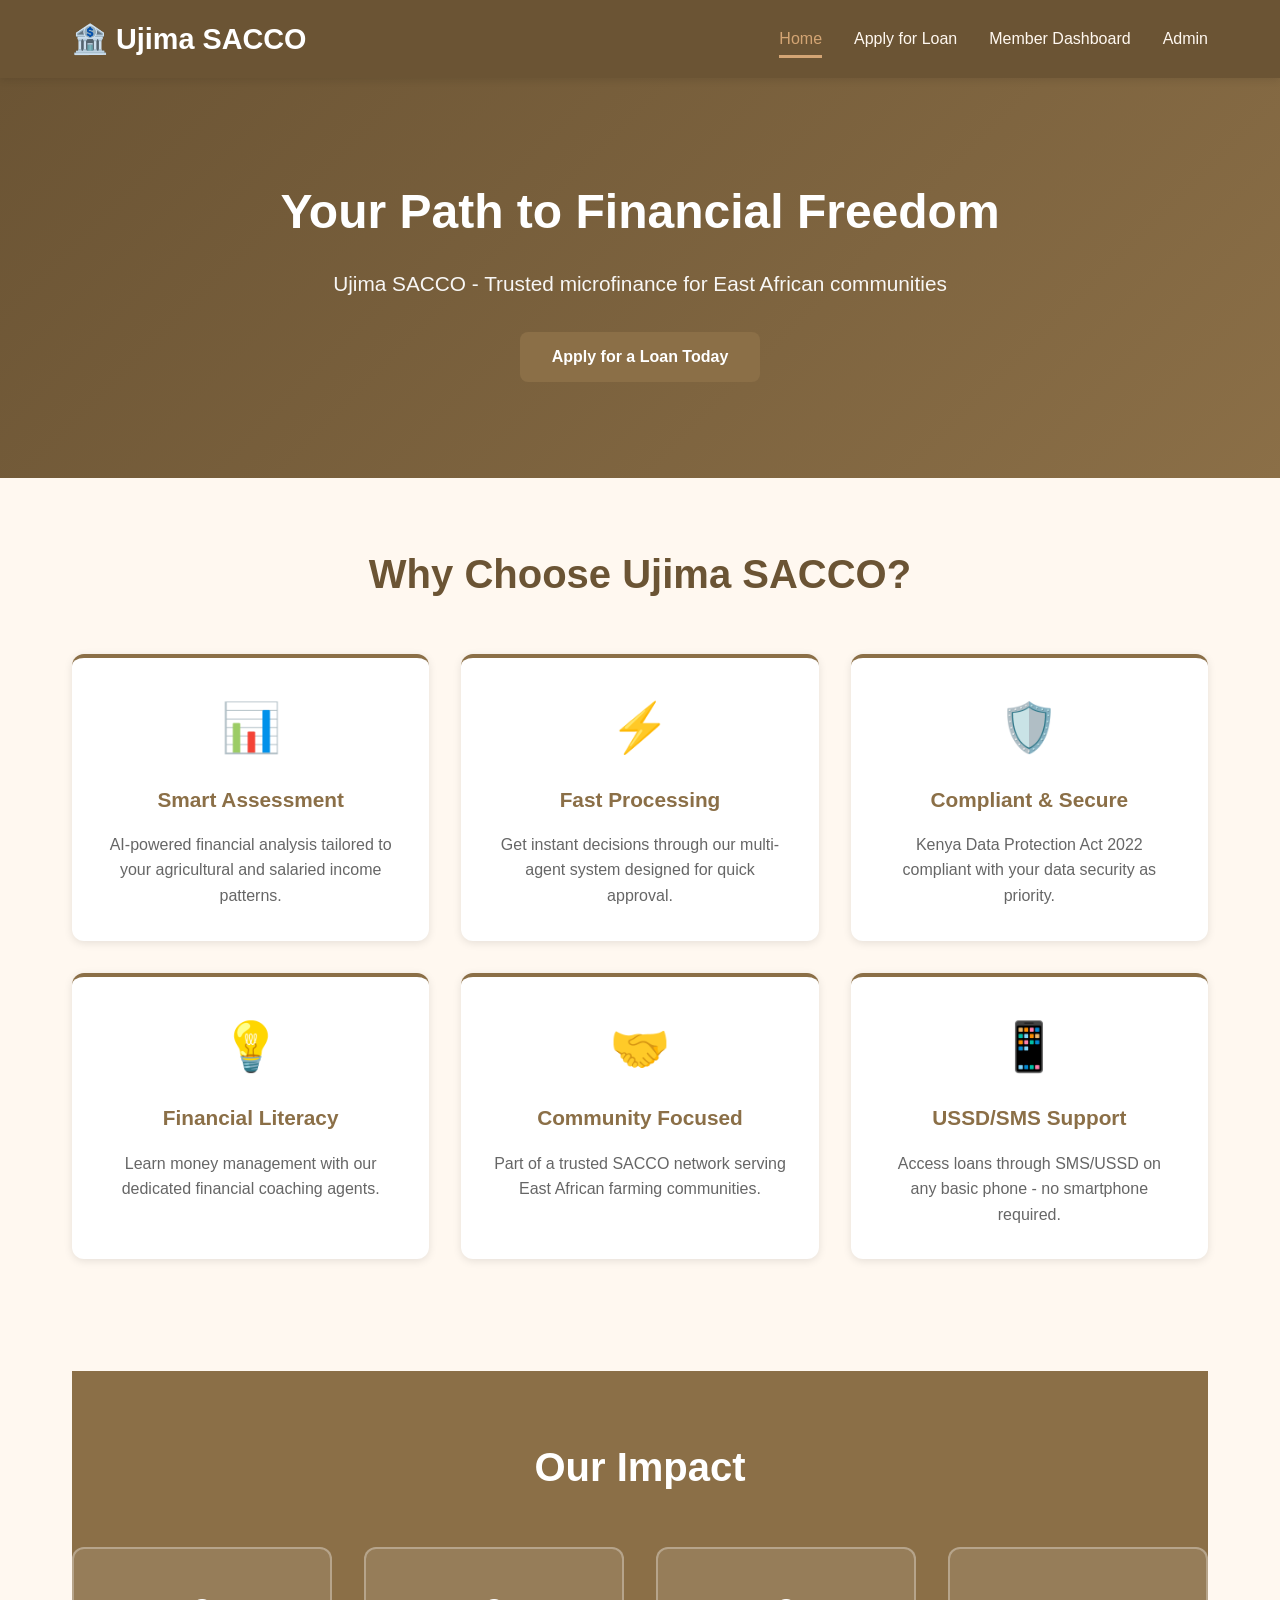
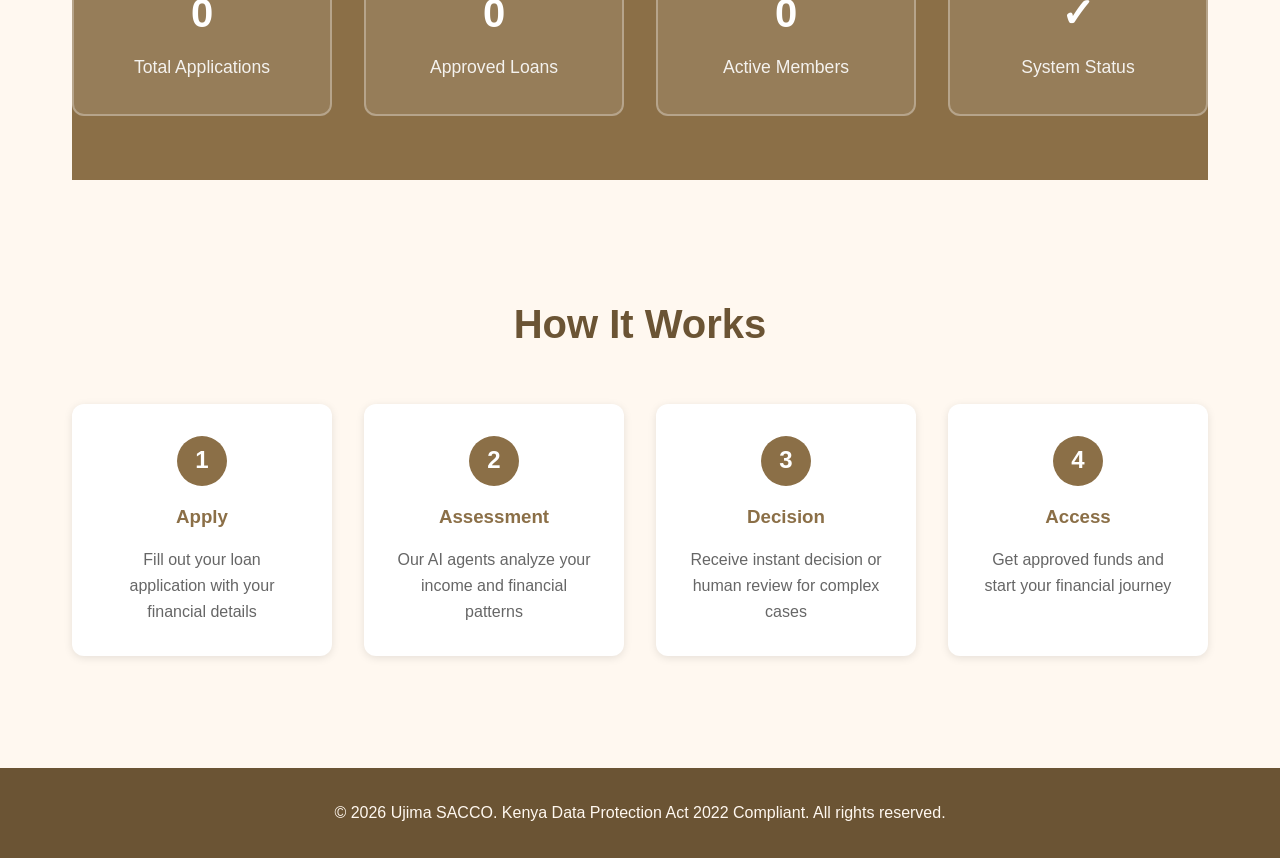
<file: frontend/index.html>
<!DOCTYPE html>
<html lang="en">
<head>
    <meta charset="UTF-8">
    <meta name="viewport" content="width=device-width, initial-scale=1.0">
    <title>Ujima SACCO - Microfinance Solutions</title>
    <link rel="stylesheet" href="styles.css">
</head>
<body>
    <nav class="navbar">
        <div class="container">
            <div class="logo">
                <h1>🏦 Ujima SACCO</h1>
            </div>
            <ul class="nav-links">
                <li><a href="index.html" class="active">Home</a></li>
                <li><a href="app.html">Apply for Loan</a></li>
                <li><a href="dashboard.html">Member Dashboard</a></li>
                <li><a href="admin-dashboard.html">Admin</a></li>
            </ul>
        </div>
    </nav>

    <header class="hero">
        <div class="hero-content">
            <h2>Your Path to Financial Freedom</h2>
            <p>Ujima SACCO - Trusted microfinance for East African communities</p>
            <a href="app.html" class="btn btn-primary">Apply for a Loan Today</a>
        </div>
    </header>

    <main class="container">
        <!-- Features Section -->
        <section class="features">
            <h2>Why Choose Ujima SACCO?</h2>
            <div class="features-grid">
                <div class="feature-card">
                    <div class="feature-icon">📊</div>
                    <h3>Smart Assessment</h3>
                    <p>AI-powered financial analysis tailored to your agricultural and salaried income patterns.</p>
                </div>
                <div class="feature-card">
                    <div class="feature-icon">⚡</div>
                    <h3>Fast Processing</h3>
                    <p>Get instant decisions through our multi-agent system designed for quick approval.</p>
                </div>
                <div class="feature-card">
                    <div class="feature-icon">🛡️</div>
                    <h3>Compliant & Secure</h3>
                    <p>Kenya Data Protection Act 2022 compliant with your data security as priority.</p>
                </div>
                <div class="feature-card">
                    <div class="feature-icon">💡</div>
                    <h3>Financial Literacy</h3>
                    <p>Learn money management with our dedicated financial coaching agents.</p>
                </div>
                <div class="feature-card">
                    <div class="feature-icon">🤝</div>
                    <h3>Community Focused</h3>
                    <p>Part of a trusted SACCO network serving East African farming communities.</p>
                </div>
                <div class="feature-card">
                    <div class="feature-icon">📱</div>
                    <h3>USSD/SMS Support</h3>
                    <p>Access loans through SMS/USSD on any basic phone - no smartphone required.</p>
                </div>
            </div>
        </section>

        <!-- Stats Section -->
        <section class="stats" id="stats">
            <h2>Our Impact</h2>
            <div class="stats-grid">
                <div class="stat-card">
                    <h3 id="total-apps">0</h3>
                    <p>Total Applications</p>
                </div>
                <div class="stat-card">
                    <h3 id="approved-apps">0</h3>
                    <p>Approved Loans</p>
                </div>
                <div class="stat-card">
                    <h3 id="active-members">0</h3>
                    <p>Active Members</p>
                </div>
                <div class="stat-card">
                    <h3 id="system-status">✓</h3>
                    <p>System Status</p>
                </div>
            </div>
        </section>

        <!-- How It Works -->
        <section class="how-it-works">
            <h2>How It Works</h2>
            <div class="steps">
                <div class="step">
                    <div class="step-number">1</div>
                    <h3>Apply</h3>
                    <p>Fill out your loan application with your financial details</p>
                </div>
                <div class="step">
                    <div class="step-number">2</div>
                    <h3>Assessment</h3>
                    <p>Our AI agents analyze your income and financial patterns</p>
                </div>
                <div class="step">
                    <div class="step-number">3</div>
                    <h3>Decision</h3>
                    <p>Receive instant decision or human review for complex cases</p>
                </div>
                <div class="step">
                    <div class="step-number">4</div>
                    <h3>Access</h3>
                    <p>Get approved funds and start your financial journey</p>
                </div>
            </div>
        </section>
    </main>

    <footer class="footer">
        <p>&copy; 2026 Ujima SACCO. Kenya Data Protection Act 2022 Compliant. All rights reserved.</p>
    </footer>

    <script src="app.js"></script>
    <script>
        // Load telemetry data on home page
        loadTelemetryData();
    </script>
</body>
</html>
</file>
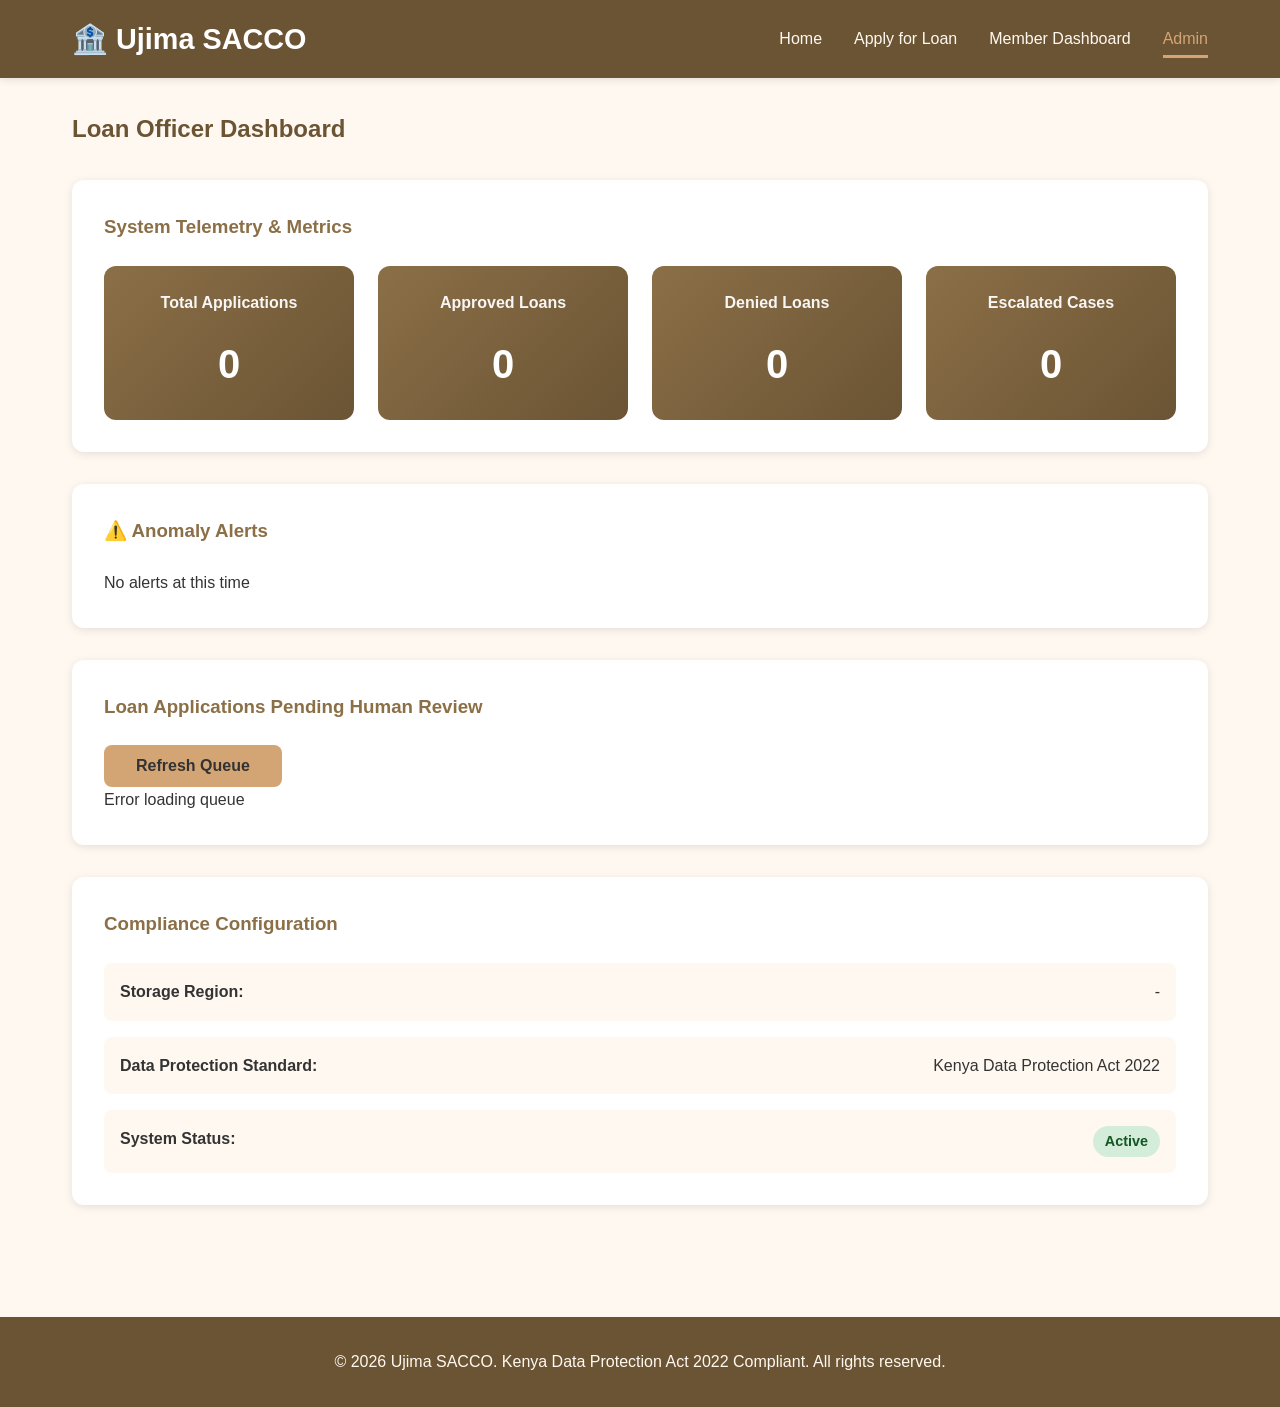
<file: frontend/admin-dashboard.html>
<!DOCTYPE html>
<html lang="en">
<head>
    <meta charset="UTF-8">
    <meta name="viewport" content="width=device-width, initial-scale=1.0">
    <title>Admin Dashboard - Ujima SACCO</title>
    <link rel="stylesheet" href="styles.css">
</head>
<body>
    <nav class="navbar">
        <div class="container">
            <div class="logo">
                <h1>🏦 Ujima SACCO</h1>
            </div>
            <ul class="nav-links">
                <li><a href="index.html">Home</a></li>
                <li><a href="app.html">Apply for Loan</a></li>
                <li><a href="dashboard.html">Member Dashboard</a></li>
                <li><a href="admin-dashboard.html" class="active">Admin</a></li>
            </ul>
        </div>
    </nav>

    <main class="container">
        <section class="admin-section">
            <h2>Loan Officer Dashboard</h2>

            <!-- System Telemetry -->
            <div class="telemetry-section">
                <h3>System Telemetry & Metrics</h3>
                <div class="metrics-grid">
                    <div class="metric-card">
                        <h4>Total Applications</h4>
                        <p class="metric-value" id="totalApps">0</p>
                    </div>
                    <div class="metric-card">
                        <h4>Approved Loans</h4>
                        <p class="metric-value" id="approvedApps">0</p>
                    </div>
                    <div class="metric-card">
                        <h4>Denied Loans</h4>
                        <p class="metric-value" id="deniedApps">0</p>
                    </div>
                    <div class="metric-card">
                        <h4>Escalated Cases</h4>
                        <p class="metric-value" id="escalatedApps">0</p>
                    </div>
                </div>
            </div>

            <!-- Anomaly Alerts -->
            <div class="alerts-section">
                <h3>⚠️ Anomaly Alerts</h3>
                <div id="alertsContainer" class="alerts-container">
                    <p>No alerts at this time</p>
                </div>
            </div>

            <!-- Review Queue -->
            <div class="queue-section">
                <h3>Loan Applications Pending Human Review</h3>
                <button onclick="refreshQueue()" class="btn btn-secondary">Refresh Queue</button>
                <div id="queueContainer" class="queue-container">
                    <p>Loading...</p>
                </div>
            </div>

            <!-- Compliance Configuration -->
            <div class="config-section">
                <h3>Compliance Configuration</h3>
                <div class="config-panel">
                    <div class="config-item">
                        <label>Storage Region:</label>
                        <span id="configRegion">-</span>
                    </div>
                    <div class="config-item">
                        <label>Data Protection Standard:</label>
                        <span>Kenya Data Protection Act 2022</span>
                    </div>
                    <div class="config-item">
                        <label>System Status:</label>
                        <span class="status-badge status-active">Active</span>
                    </div>
                </div>
            </div>
        </section>
    </main>

    <!-- Modal for Application Review -->
    <div id="reviewModal" class="modal">
        <div class="modal-content">
            <span class="close" onclick="closeReviewModal()">&times;</span>
            <h2>Review Application</h2>
            
            <div class="review-details">
                <div class="detail-item">
                    <label>Member ID:</label>
                    <span id="reviewMemberId">-</span>
                </div>
                <div class="detail-item">
                    <label>Member Name:</label>
                    <span id="reviewMemberName">-</span>
                </div>
                <div class="detail-item">
                    <label>Loan Amount:</label>
                    <span id="reviewLoanAmount">-</span>
                </div>
                <div class="detail-item">
                    <label>Repayment Date:</label>
                    <span id="reviewRepaymentDate">-</span>
                </div>
            </div>

            <div class="briefing-panel">
                <h3>Briefing Packet</h3>
                <div id="briefingContent" class="briefing-content">
                    Loading...
                </div>
            </div>

            <div class="decision-form">
                <h3>Make Decision</h3>
                <div class="form-group">
                    <label>Decision:</label>
                    <div class="radio-group">
                        <label class="radio-label">
                            <input type="radio" name="decision" value="approved"> Approve Loan
                        </label>
                        <label class="radio-label">
                            <input type="radio" name="decision" value="denied"> Deny Loan
                        </label>
                    </div>
                </div>

                <div class="form-group">
                    <label for="decisionReason">Reason for Decision:</label>
                    <textarea id="decisionReason" rows="4" placeholder="Explain your decision"></textarea>
                </div>

                <div class="form-actions">
                    <button onclick="submitDecision()" class="btn btn-primary">Submit Decision</button>
                    <button onclick="closeReviewModal()" class="btn btn-secondary">Cancel</button>
                </div>
            </div>
        </div>
    </div>

    <footer class="footer">
        <p>&copy; 2026 Ujima SACCO. Kenya Data Protection Act 2022 Compliant. All rights reserved.</p>
    </footer>

    <script src="app.js"></script>
    <script>
        let currentReviewMemberId = null;

        // Load initial data
        loadTelemetryData();
        refreshQueue();

        async function loadTelemetryData() {
            try {
                const response = await fetch('http://127.0.0.1:8000/telemetry/status');
                const data = await response.json();

                document.getElementById('totalApps').textContent = data.aggregate_metrics?.total_applications || 0;
                document.getElementById('approvedApps').textContent = data.aggregate_metrics?.approved_loans || 0;
                document.getElementById('deniedApps').textContent = data.aggregate_metrics?.denied_loans || 0;
                document.getElementById('escalatedApps').textContent = data.aggregate_metrics?.escalated_loans || 0;
                document.getElementById('configRegion').textContent = data.sovereign_configuration?.STORAGE_REGION || 'East Africa';

                // Display anomaly alerts
                displayAnomalies(data.anomaly_alerts || []);
            } catch (error) {
                console.error('Error loading telemetry:', error);
            }
        }

        function displayAnomalies(alerts) {
            const container = document.getElementById('alertsContainer');
            if (!alerts || alerts.length === 0) {
                container.innerHTML = '<p>No alerts at this time</p>';
                return;
            }

            container.innerHTML = alerts.map(alert => `
                <div class="alert-item alert-${alert.severity || 'info'}">
                    <strong>${alert.type || 'Alert'}</strong>: ${alert.message || ''}
                </div>
            `).join('');
        }

        async function refreshQueue() {
            try {
                const response = await fetch('http://127.0.0.1:8000/human/queue');
                const queue = await response.json();

                const container = document.getElementById('queueContainer');
                
                if (!queue || queue.length === 0) {
                    container.innerHTML = '<p style="text-align: center; padding: 20px;">No applications pending review</p>';
                    return;
                }

                container.innerHTML = queue.map(app => `
                    <div class="queue-item">
                        <div class="queue-info">
                            <h4>${app.name}</h4>
                            <p><strong>Member ID:</strong> ${app.member_id}</p>
                            <p><strong>Loan Amount:</strong> KES ${(app.loan_amount || 0).toFixed(2)}</p>
                            <p><strong>Repayment Date:</strong> ${app.repayment_date || 'N/A'}</p>
                            <p><strong>Current Agent:</strong> ${app.current_agent || 'Unknown'}</p>
                        </div>
                        <button onclick="openReviewModal('${app.member_id}', '${app.name}', ${app.loan_amount}, '${app.repayment_date}')" class="btn btn-primary">Review</button>
                    </div>
                `).join('');
            } catch (error) {
                console.error('Error loading queue:', error);
                document.getElementById('queueContainer').innerHTML = '<p>Error loading queue</p>';
            }
        }

        function openReviewModal(memberId, name, loanAmount, repaymentDate) {
            currentReviewMemberId = memberId;
            document.getElementById('reviewMemberId').textContent = memberId;
            document.getElementById('reviewMemberName').textContent = name;
            document.getElementById('reviewLoanAmount').textContent = 'KES ' + loanAmount.toFixed(2);
            document.getElementById('reviewRepaymentDate').textContent = repaymentDate;
            
            // Load briefing packet (mock data for now)
            document.getElementById('briefingContent').innerHTML = `
                <p><strong>Financial Summary:</strong></p>
                <p>Member profile and financial history would appear here.</p>
                <p>The Hunter Agent's analysis and recommendations would be displayed in this section.</p>
            `;

            document.getElementById('reviewModal').style.display = 'block';
        }

        function closeReviewModal() {
            document.getElementById('reviewModal').style.display = 'none';
            currentReviewMemberId = null;
        }

        async function submitDecision() {
            const decision = document.querySelector('input[name="decision"]:checked');
            const reason = document.getElementById('decisionReason').value;

            if (!decision) {
                alert('Please select a decision');
                return;
            }

            if (!reason.trim()) {
                alert('Please provide a reason for your decision');
                return;
            }

            try {
                const response = await fetch('http://127.0.0.1:8000/human/takeover', {
                    method: 'POST',
                    headers: { 'Content-Type': 'application/json' },
                    body: JSON.stringify({
                        member_id: currentReviewMemberId,
                        decision: decision.value,
                        reason: reason
                    })
                });

                const data = await response.json();
                alert('Decision submitted successfully!\n\nSMS Response: ' + data.sms_response);
                closeReviewModal();
                refreshQueue();
                loadTelemetryData();
            } catch (error) {
                alert('Error submitting decision: ' + error.message);
            }
        }

        // Close modal when clicking outside of it
        window.onclick = function(event) {
            const modal = document.getElementById('reviewModal');
            if (event.target === modal) {
                modal.style.display = 'none';
            }
        }

        // Auto-refresh telemetry every 30 seconds
        setInterval(loadTelemetryData, 30000);
    </script>
</body>
</html>
</file>
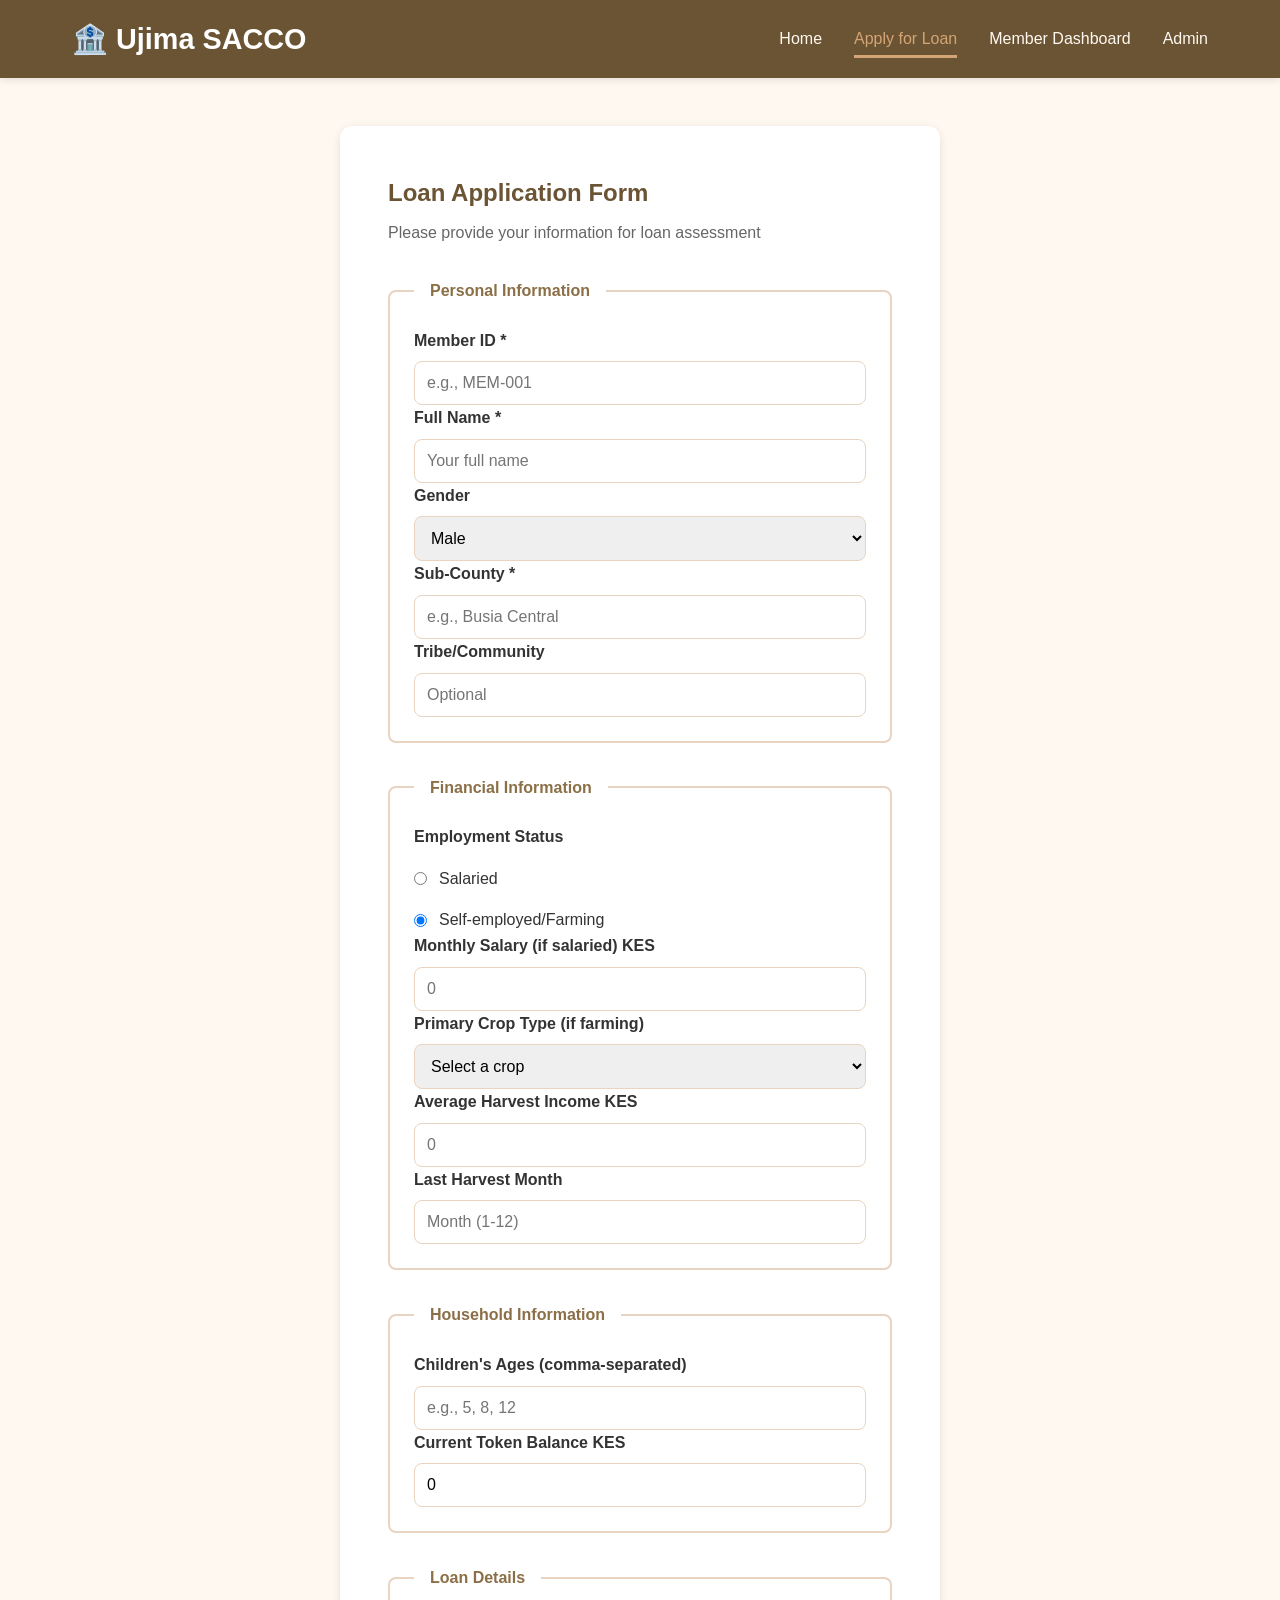
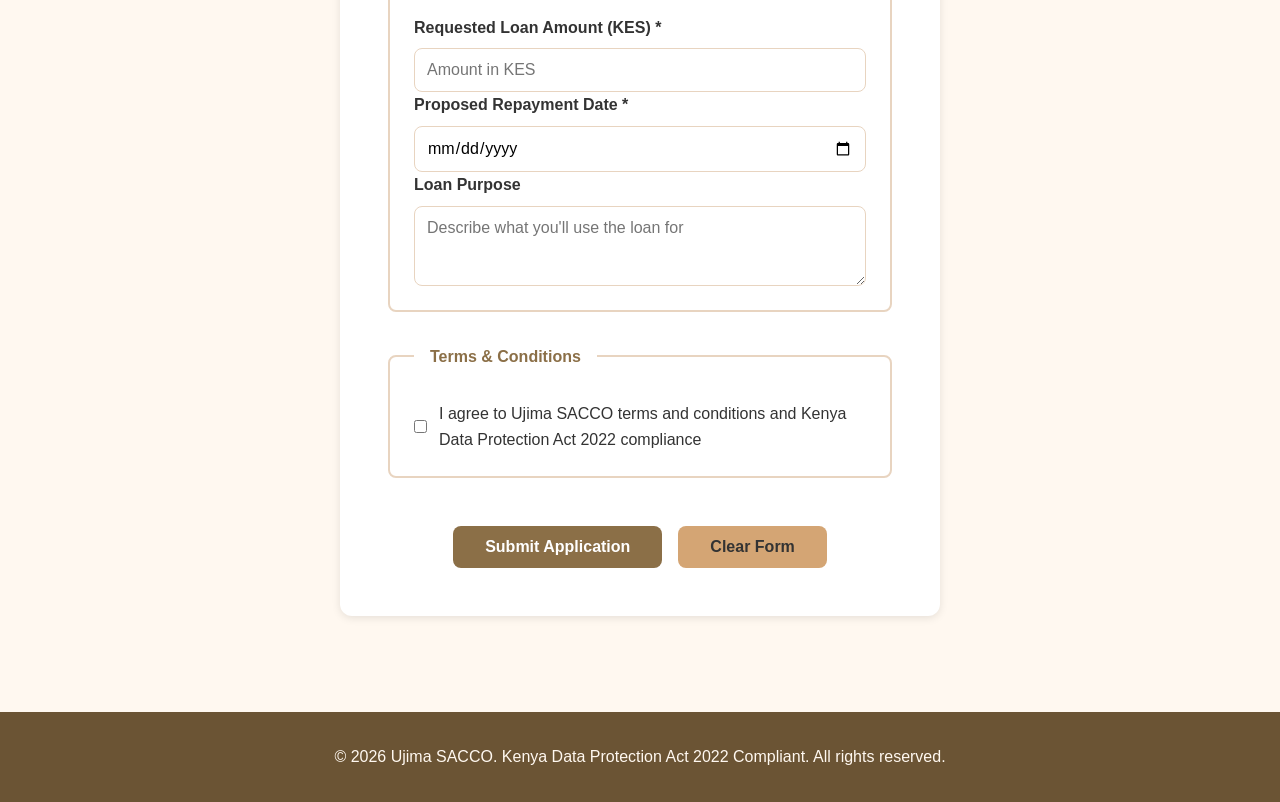
<file: frontend/app.html>
<!DOCTYPE html>
<html lang="en">
<head>
    <meta charset="UTF-8">
    <meta name="viewport" content="width=device-width, initial-scale=1.0">
    <title>Loan Application - Ujima SACCO</title>
    <link rel="stylesheet" href="styles.css">
</head>
<body>
    <nav class="navbar">
        <div class="container">
            <div class="logo">
                <h1>🏦 Ujima SACCO</h1>
            </div>
            <ul class="nav-links">
                <li><a href="index.html">Home</a></li>
                <li><a href="app.html" class="active">Apply for Loan</a></li>
                <li><a href="dashboard.html">Member Dashboard</a></li>
                <li><a href="admin-dashboard.html">Admin</a></li>
            </ul>
        </div>
    </nav>

    <main class="container">
        <section class="form-section">
            <div class="form-container">
                <h2>Loan Application Form</h2>
                <p class="form-description">Please provide your information for loan assessment</p>
                
                <form id="loanForm" class="loan-form">
                    <!-- Personal Information -->
                    <fieldset>
                        <legend>Personal Information</legend>
                        
                        <div class="form-group">
                            <label for="memberId">Member ID *</label>
                            <input type="text" id="memberId" name="memberId" required placeholder="e.g., MEM-001">
                        </div>

                        <div class="form-group">
                            <label for="name">Full Name *</label>
                            <input type="text" id="name" name="name" required placeholder="Your full name">
                        </div>

                        <div class="form-group">
                            <label for="gender">Gender</label>
                            <select id="gender" name="gender">
                                <option value="Male">Male</option>
                                <option value="Female">Female</option>
                                <option value="Other">Other</option>
                            </select>
                        </div>

                        <div class="form-group">
                            <label for="subCounty">Sub-County *</label>
                            <input type="text" id="subCounty" name="subCounty" required placeholder="e.g., Busia Central">
                        </div>

                        <div class="form-group">
                            <label for="tribe">Tribe/Community</label>
                            <input type="text" id="tribe" name="tribe" placeholder="Optional">
                        </div>
                    </fieldset>

                    <!-- Financial Information -->
                    <fieldset>
                        <legend>Financial Information</legend>

                        <div class="form-group">
                            <label for="isSalaried">Employment Status</label>
                            <div class="radio-group">
                                <label class="radio-label">
                                    <input type="radio" name="isSalaried" value="true"> Salaried
                                </label>
                                <label class="radio-label">
                                    <input type="radio" name="isSalaried" value="false" checked> Self-employed/Farming
                                </label>
                            </div>
                        </div>

                        <div class="form-group">
                            <label for="monthlySalary">Monthly Salary (if salaried) KES</label>
                            <input type="number" id="monthlySalary" name="monthlySalary" placeholder="0" min="0">
                        </div>

                        <div class="form-group">
                            <label for="cropType">Primary Crop Type (if farming)</label>
                            <select id="cropType" name="cropType">
                                <option value="">Select a crop</option>
                                <option value="maize">Maize</option>
                                <option value="matooke">Matooke (Plantain)</option>
                                <option value="shea_butter">Shea Butter</option>
                                <option value="rice">Rice</option>
                                <option value="beans">Beans</option>
                                <option value="other">Other</option>
                            </select>
                        </div>

                        <div class="form-group">
                            <label for="harvestIncome">Average Harvest Income KES</label>
                            <input type="number" id="harvestIncome" name="harvestIncome" placeholder="0" min="0">
                        </div>

                        <div class="form-group">
                            <label for="harvestMonth">Last Harvest Month</label>
                            <input type="number" id="harvestMonth" name="harvestMonth" min="1" max="12" placeholder="Month (1-12)">
                        </div>
                    </fieldset>

                    <!-- Household Information -->
                    <fieldset>
                        <legend>Household Information</legend>

                        <div class="form-group">
                            <label for="childAges">Children's Ages (comma-separated)</label>
                            <input type="text" id="childAges" name="childAges" placeholder="e.g., 5, 8, 12">
                        </div>

                        <div class="form-group">
                            <label for="tokenBalance">Current Token Balance KES</label>
                            <input type="number" id="tokenBalance" name="tokenBalance" placeholder="0" min="0" value="0">
                        </div>
                    </fieldset>

                    <!-- Loan Details -->
                    <fieldset>
                        <legend>Loan Details</legend>

                        <div class="form-group">
                            <label for="loanAmount">Requested Loan Amount (KES) *</label>
                            <input type="number" id="loanAmount" name="loanAmount" required placeholder="Amount in KES" min="1000" max="500000">
                        </div>

                        <div class="form-group">
                            <label for="repaymentDate">Proposed Repayment Date *</label>
                            <input type="date" id="repaymentDate" name="repaymentDate" required>
                        </div>

                        <div class="form-group">
                            <label for="loanPurpose">Loan Purpose</label>
                            <textarea id="loanPurpose" name="loanPurpose" rows="3" placeholder="Describe what you'll use the loan for"></textarea>
                        </div>
                    </fieldset>

                    <!-- Terms & Conditions -->
                    <fieldset>
                        <legend>Terms & Conditions</legend>
                        <div class="form-group checkbox-group">
                            <label class="checkbox-label">
                                <input type="checkbox" id="agreeTerms" name="agreeTerms" required>
                                I agree to Ujima SACCO terms and conditions and Kenya Data Protection Act 2022 compliance
                            </label>
                        </div>
                    </fieldset>

                    <div class="form-actions">
                        <button type="submit" class="btn btn-primary">Submit Application</button>
                        <button type="reset" class="btn btn-secondary">Clear Form</button>
                    </div>
                </form>

                <!-- Application Response -->
                <div id="responseContainer" class="response-container" style="display: none;">
                    <div id="responseAlert" class="alert"></div>
                </div>
            </div>
        </section>
    </main>

    <footer class="footer">
        <p>&copy; 2026 Ujima SACCO. Kenya Data Protection Act 2022 Compliant. All rights reserved.</p>
    </footer>

    <script src="app.js"></script>
    <script>
        // Handle loan application form submission
        document.getElementById('loanForm').addEventListener('submit', async (e) => {
            e.preventDefault();
            
            const formData = {
                member_id: document.getElementById('memberId').value,
                name: document.getElementById('name').value,
                sub_county: document.getElementById('subCounty').value,
                gender: document.getElementById('gender').value,
                tribe: document.getElementById('tribe').value,
                is_salaried: document.getElementById('isSalaried').checked || false,
                monthly_salary: parseFloat(document.getElementById('monthlySalary').value) || 0,
                crop_type: document.getElementById('cropType').value,
                average_harvest_income: parseFloat(document.getElementById('harvestIncome').value) || 0,
                last_harvest_month: parseInt(document.getElementById('harvestMonth').value) || null,
                estimated_child_ages: document.getElementById('childAges').value.split(',').map(x => parseInt(x.trim())).filter(x => !isNaN(x)),
                current_token_balance: parseFloat(document.getElementById('tokenBalance').value) || 0,
                loan_amount: parseFloat(document.getElementById('loanAmount').value),
                repayment_date: document.getElementById('repaymentDate').value,
                loan_purpose: document.getElementById('loanPurpose').value
            };

            try {
                const response = await fetch('http://127.0.0.1:8000/sms/inbound', {
                    method: 'POST',
                    headers: {
                        'Content-Type': 'application/json',
                    },
                    body: JSON.stringify({
                        member_id: formData.member_id,
                        text: `LOAN_APPLICATION: Amount=${formData.loan_amount}, RepaymentDate=${formData.repayment_date}, Purpose=${formData.loan_purpose}`,
                        sub_county: formData.sub_county
                    })
                });

                const data = await response.json();
                showResponse('success', `Application submitted successfully! Response: ${data.text}`);
                document.getElementById('loanForm').reset();
            } catch (error) {
                showResponse('error', `Error submitting application: ${error.message}`);
            }
        });

        function showResponse(type, message) {
            const container = document.getElementById('responseContainer');
            const alert = document.getElementById('responseAlert');
            alert.className = `alert alert-${type}`;
            alert.innerHTML = message;
            container.style.display = 'block';
            container.scrollIntoView({ behavior: 'smooth' });
        }
    </script>
</body>
</html>
</file>
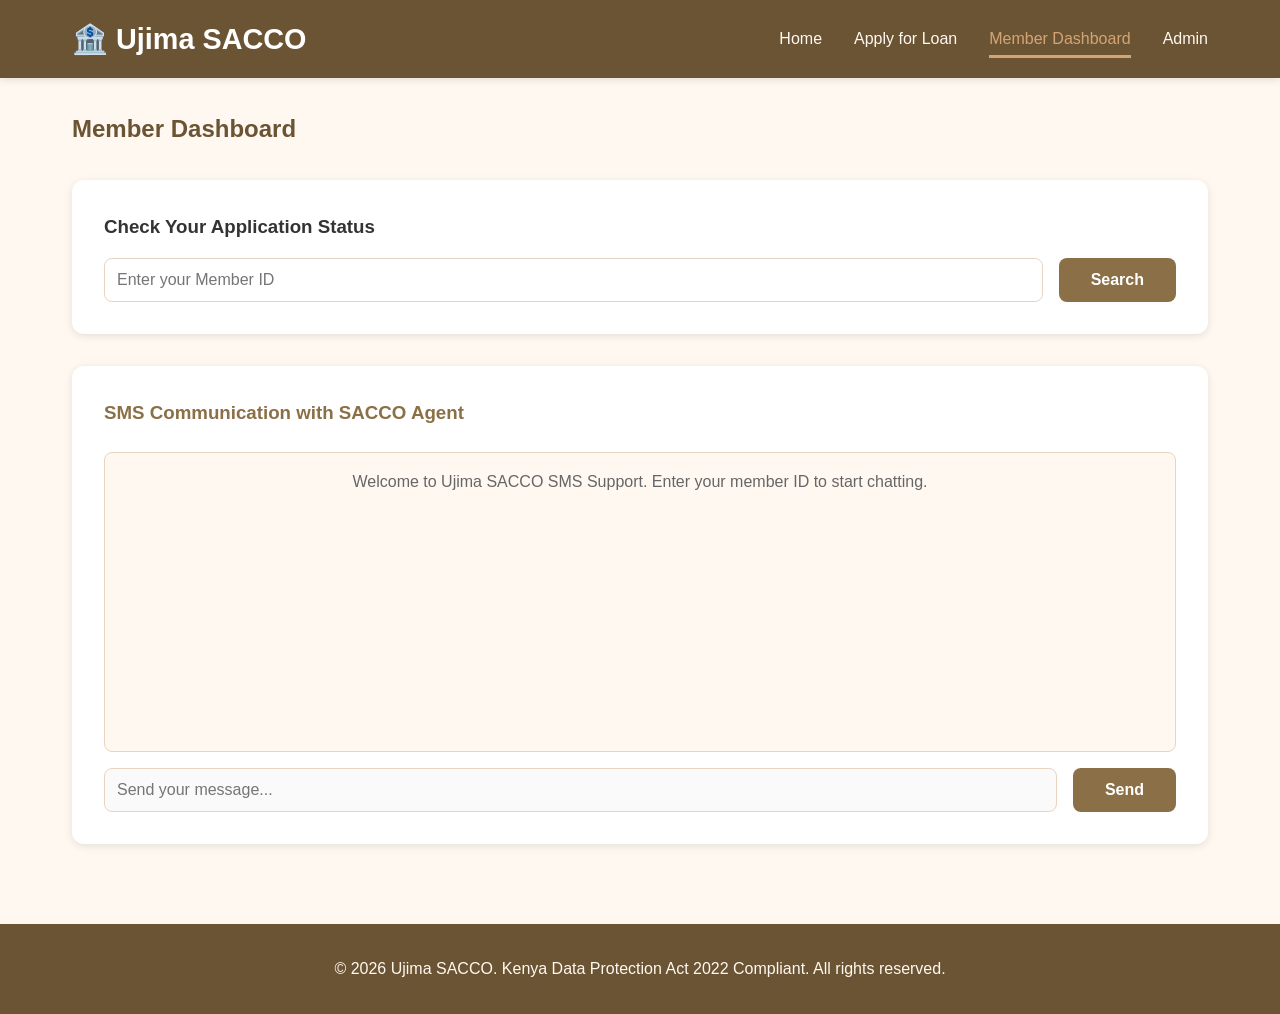
<file: frontend/dashboard.html>
<!DOCTYPE html>
<html lang="en">
<head>
    <meta charset="UTF-8">
    <meta name="viewport" content="width=device-width, initial-scale=1.0">
    <title>Member Dashboard - Ujima SACCO</title>
    <link rel="stylesheet" href="styles.css">
</head>
<body>
    <nav class="navbar">
        <div class="container">
            <div class="logo">
                <h1>🏦 Ujima SACCO</h1>
            </div>
            <ul class="nav-links">
                <li><a href="index.html">Home</a></li>
                <li><a href="app.html">Apply for Loan</a></li>
                <li><a href="dashboard.html" class="active">Member Dashboard</a></li>
                <li><a href="admin-dashboard.html">Admin</a></li>
            </ul>
        </div>
    </nav>

    <main class="container">
        <section class="dashboard-section">
            <h2>Member Dashboard</h2>
            
            <!-- Member Lookup -->
            <div class="lookup-panel">
                <h3>Check Your Application Status</h3>
                <div class="lookup-form">
                    <input type="text" id="lookupMemberId" placeholder="Enter your Member ID" class="form-control">
                    <button onclick="lookupMemberStatus()" class="btn btn-primary">Search</button>
                </div>
            </div>

            <!-- Member Profile -->
            <div id="profileSection" style="display: none;" class="dashboard-grid">
                <div class="card">
                    <h3>Member Profile</h3>
                    <div class="profile-info">
                        <div class="info-item">
                            <label>Member ID:</label>
                            <span id="profileMemberId">-</span>
                        </div>
                        <div class="info-item">
                            <label>Name:</label>
                            <span id="profileName">-</span>
                        </div>
                        <div class="info-item">
                            <label>Sub-County:</label>
                            <span id="profileSubCounty">-</span>
                        </div>
                        <div class="info-item">
                            <label>Token Balance:</label>
                            <span id="profileTokenBalance">-</span>
                        </div>
                    </div>
                </div>

                <div class="card">
                    <h3>Loan Application Status</h3>
                    <div id="loanStatus" class="loan-status">
                        <p>No active loan application</p>
                    </div>
                </div>

                <div class="card">
                    <h3>Conversation History</h3>
                    <div id="conversationHistory" class="conversation-box" style="max-height: 400px; overflow-y: auto;">
                        <p>No conversation history</p>
                    </div>
                </div>

                <div class="card">
                    <h3>Financial Summary</h3>
                    <div class="financial-summary">
                        <div class="summary-item">
                            <label>Monthly Salary:</label>
                            <span id="summaryMonthlySalary">-</span>
                        </div>
                        <div class="summary-item">
                            <label>Average Harvest Income:</label>
                            <span id="summaryHarvestIncome">-</span>
                        </div>
                        <div class="summary-item">
                            <label>Crop Type:</label>
                            <span id="summaryCropType">-</span>
                        </div>
                        <div class="summary-item">
                            <label>Financial Stress Flags:</label>
                            <span id="summaryStressFlags">-</span>
                        </div>
                    </div>
                </div>
            </div>

            <!-- SMS Chat Interface -->
            <div class="chat-section">
                <h3>SMS Communication with SACCO Agent</h3>
                <div class="chat-container">
                    <div id="chatBox" class="chat-box">
                        <p class="chat-welcome">Welcome to Ujima SACCO SMS Support. Enter your member ID to start chatting.</p>
                    </div>
                    <div class="chat-input-area">
                        <input type="text" id="chatInput" placeholder="Send your message..." disabled class="form-control">
                        <button id="sendChatBtn" onclick="sendSmsMessage()" disabled class="btn btn-primary">Send</button>
                    </div>
                </div>
            </div>
        </section>
    </main>

    <footer class="footer">
        <p>&copy; 2026 Ujima SACCO. Kenya Data Protection Act 2022 Compliant. All rights reserved.</p>
    </footer>

    <script src="app.js"></script>
    <script>
        let currentMemberId = null;

        async function lookupMemberStatus() {
            const memberId = document.getElementById('lookupMemberId').value.trim();
            if (!memberId) {
                alert('Please enter a Member ID');
                return;
            }

            currentMemberId = memberId;

            try {
                // Fetch member profile and state
                const response = await fetch(`http://127.0.0.1:8000/member/${memberId}`);
                if (!response.ok && response.status !== 404) {
                    throw new Error('Failed to fetch member data');
                }

                const profileSection = document.getElementById('profileSection');
                profileSection.style.display = 'grid';

                // Enable chat interface
                document.getElementById('chatInput').disabled = false;
                document.getElementById('sendChatBtn').disabled = false;

                if (response.ok) {
                    const data = await response.json();
                    displayMemberProfile(data);
                } else {
                    // Initialize empty profile
                    document.getElementById('profileMemberId').textContent = memberId;
                    document.getElementById('profileName').textContent = 'New Member';
                    document.getElementById('loanStatus').innerHTML = '<p>No loan application yet. <a href="app.html">Apply now</a></p>';
                }
            } catch (error) {
                alert('Error: ' + error.message);
            }
        }

        function displayMemberProfile(data) {
            document.getElementById('profileMemberId').textContent = data.member_id || '-';
            document.getElementById('profileName').textContent = data.name || '-';
            document.getElementById('profileSubCounty').textContent = data.sub_county || '-';
            document.getElementById('profileTokenBalance').textContent = (data.current_token_balance || 0).toFixed(2) + ' KES';

            document.getElementById('summaryMonthlySalary').textContent = (data.monthly_salary || 0).toFixed(2) + ' KES';
            document.getElementById('summaryHarvestIncome').textContent = (data.average_harvest_income || 0).toFixed(2) + ' KES';
            document.getElementById('summaryCropType').textContent = data.crop_type || 'None';
            document.getElementById('summaryStressFlags').textContent = data.financial_stress_flags?.join(', ') || 'None';
        }

        async function sendSmsMessage() {
            const message = document.getElementById('chatInput').value.trim();
            if (!message || !currentMemberId) return;

            try {
                const response = await fetch('http://127.0.0.1:8000/sms/inbound', {
                    method: 'POST',
                    headers: { 'Content-Type': 'application/json' },
                    body: JSON.stringify({
                        member_id: currentMemberId,
                        text: message,
                        sub_county: 'Busia Central'
                    })
                });

                const data = await response.json();
                
                // Display messages in chat
                const chatBox = document.getElementById('chatBox');
                chatBox.innerHTML += `<div class="chat-message user-message">You: ${message}</div>`;
                chatBox.innerHTML += `<div class="chat-message agent-message">Agent: ${data.text}</div>`;
                chatBox.scrollTop = chatBox.scrollHeight;

                document.getElementById('chatInput').value = '';
            } catch (error) {
                alert('Error sending message: ' + error.message);
            }
        }

        // Allow Enter key to send message
        document.getElementById('chatInput').addEventListener('keypress', function(e) {
            if (e.key === 'Enter') {
                sendSmsMessage();
            }
        });
    </script>
</body>
</html>
</file>
<file: frontend/styles.css>
/* ============================================
   UJIMA SACCO - Global Styles
   White & Brown Color Scheme
   ============================================ */

:root {
    --primary-brown: #8B6F47;
    --dark-brown: #6B5434;
    --light-brown: #D4A574;
    --cream-white: #FFF8F0;
    --pure-white: #FFFFFF;
    --text-dark: #333333;
    --text-light: #666666;
    --accent-green: #4CAF50;
    --accent-red: #f44336;
    --border-color: #E8D4C0;
    --shadow: 0 2px 8px rgba(0, 0, 0, 0.1);
}

/* ============================================
   RESET & BASE STYLES
   ============================================ */

* {
    margin: 0;
    padding: 0;
    box-sizing: border-box;
}

html {
    scroll-behavior: smooth;
}

body {
    font-family: 'Segoe UI', Tahoma, Geneva, Verdana, sans-serif;
    background-color: var(--cream-white);
    color: var(--text-dark);
    line-height: 1.6;
}

/* ============================================
   NAVIGATION
   ============================================ */

.navbar {
    background-color: var(--dark-brown);
    padding: 1rem 0;
    position: sticky;
    top: 0;
    z-index: 100;
    box-shadow: var(--shadow);
}

.navbar .container {
    display: flex;
    justify-content: space-between;
    align-items: center;
}

.logo h1 {
    color: var(--pure-white);
    font-size: 1.8rem;
}

.nav-links {
    list-style: none;
    display: flex;
    gap: 2rem;
}

.nav-links a {
    color: var(--cream-white);
    text-decoration: none;
    transition: color 0.3s ease;
    font-weight: 500;
}

.nav-links a:hover,
.nav-links a.active {
    color: var(--light-brown);
    border-bottom: 3px solid var(--light-brown);
    padding-bottom: 0.5rem;
}

/* ============================================
   LAYOUT
   ============================================ */

.container {
    max-width: 1200px;
    margin: 0 auto;
    padding: 0 2rem;
}

/* ============================================
   HERO SECTION
   ============================================ */

.hero {
    background: linear-gradient(135deg, var(--dark-brown) 0%, var(--primary-brown) 100%);
    color: var(--pure-white);
    padding: 6rem 2rem;
    text-align: center;
}

.hero-content h2 {
    font-size: 3rem;
    margin-bottom: 1rem;
}

.hero-content p {
    font-size: 1.3rem;
    margin-bottom: 2rem;
    opacity: 0.95;
}

/* ============================================
   BUTTONS
   ============================================ */

.btn {
    display: inline-block;
    padding: 0.75rem 2rem;
    border: none;
    border-radius: 0.5rem;
    cursor: pointer;
    font-size: 1rem;
    font-weight: 600;
    transition: all 0.3s ease;
    text-decoration: none;
}

.btn-primary {
    background-color: var(--primary-brown);
    color: var(--pure-white);
}

.btn-primary:hover {
    background-color: var(--dark-brown);
    transform: translateY(-2px);
    box-shadow: 0 4px 12px rgba(139, 111, 71, 0.3);
}

.btn-secondary {
    background-color: var(--light-brown);
    color: var(--text-dark);
}

.btn-secondary:hover {
    background-color: var(--primary-brown);
    color: var(--pure-white);
    transform: translateY(-2px);
}

/* ============================================
   FEATURES SECTION
   ============================================ */

.features {
    padding: 4rem 0;
}

.features h2 {
    text-align: center;
    font-size: 2.5rem;
    margin-bottom: 3rem;
    color: var(--dark-brown);
}

.features-grid {
    display: grid;
    grid-template-columns: repeat(auto-fit, minmax(300px, 1fr));
    gap: 2rem;
}

.feature-card {
    background-color: var(--pure-white);
    padding: 2rem;
    border-radius: 0.75rem;
    box-shadow: var(--shadow);
    text-align: center;
    transition: transform 0.3s ease;
    border-top: 4px solid var(--primary-brown);
}

.feature-card:hover {
    transform: translateY(-5px);
    box-shadow: 0 4px 16px rgba(139, 111, 71, 0.2);
}

.feature-icon {
    font-size: 3rem;
    margin-bottom: 1rem;
}

.feature-card h3 {
    color: var(--primary-brown);
    margin-bottom: 1rem;
    font-size: 1.3rem;
}

.feature-card p {
    color: var(--text-light);
}

/* ============================================
   STATS SECTION
   ============================================ */

.stats {
    background-color: var(--primary-brown);
    color: var(--pure-white);
    padding: 4rem 0;
    margin: 3rem 0;
}

.stats h2 {
    text-align: center;
    font-size: 2.5rem;
    margin-bottom: 3rem;
}

.stats-grid {
    display: grid;
    grid-template-columns: repeat(auto-fit, minmax(250px, 1fr));
    gap: 2rem;
}

.stat-card {
    background-color: rgba(255, 255, 255, 0.1);
    padding: 2rem;
    border-radius: 0.75rem;
    text-align: center;
    border: 2px solid rgba(255, 255, 255, 0.3);
}

.stat-card h3 {
    font-size: 2.5rem;
    margin-bottom: 0.5rem;
}

.stat-card p {
    font-size: 1.1rem;
    opacity: 0.9;
}

/* ============================================
   HOW IT WORKS
   ============================================ */

.how-it-works {
    padding: 4rem 0;
    text-align: center;
}

.how-it-works h2 {
    font-size: 2.5rem;
    color: var(--dark-brown);
    margin-bottom: 3rem;
}

.steps {
    display: grid;
    grid-template-columns: repeat(auto-fit, minmax(200px, 1fr));
    gap: 2rem;
}

.step {
    background-color: var(--pure-white);
    padding: 2rem;
    border-radius: 0.75rem;
    box-shadow: var(--shadow);
}

.step-number {
    display: inline-flex;
    align-items: center;
    justify-content: center;
    width: 50px;
    height: 50px;
    background-color: var(--primary-brown);
    color: var(--pure-white);
    border-radius: 50%;
    font-size: 1.5rem;
    font-weight: bold;
    margin-bottom: 1rem;
}

.step h3 {
    color: var(--primary-brown);
    margin-bottom: 1rem;
}

.step p {
    color: var(--text-light);
}

/* ============================================
   FORMS
   ============================================ */

.form-section {
    padding: 3rem 0;
}

.form-container {
    background-color: var(--pure-white);
    padding: 3rem;
    border-radius: 0.75rem;
    box-shadow: var(--shadow);
    max-width: 600px;
    margin: 0 auto;
}

.form-container h2 {
    color: var(--dark-brown);
    margin-bottom: 0.5rem;
}

.form-description {
    color: var(--text-light);
    margin-bottom: 2rem;
}

.loan-form {
    display: flex;
    flex-direction: column;
    gap: 2rem;
}

fieldset {
    border: 2px solid var(--border-color);
    border-radius: 0.5rem;
    padding: 1.5rem;
}

legend {
    color: var(--primary-brown);
    font-weight: 600;
    padding: 0 1rem;
}

.form-group {
    display: flex;
    flex-direction: column;
    gap: 0.5rem;
}

label {
    font-weight: 600;
    color: var(--text-dark);
}

input[type="text"],
input[type="email"],
input[type="number"],
input[type="date"],
select,
textarea {
    padding: 0.75rem;
    border: 1px solid var(--border-color);
    border-radius: 0.5rem;
    font-size: 1rem;
    font-family: inherit;
    transition: border-color 0.3s ease;
}

input[type="text"]:focus,
input[type="email"]:focus,
input[type="number"]:focus,
input[type="date"]:focus,
select:focus,
textarea:focus {
    outline: none;
    border-color: var(--primary-brown);
    box-shadow: 0 0 0 3px rgba(139, 111, 71, 0.1);
}

.radio-group,
.checkbox-group {
    display: flex;
    flex-direction: column;
    gap: 1rem;
    margin-top: 0.5rem;
}

.radio-label,
.checkbox-label {
    display: flex;
    align-items: center;
    gap: 0.75rem;
    cursor: pointer;
    font-weight: normal;
}

.radio-label input,
.checkbox-label input {
    cursor: pointer;
}

.form-actions {
    display: flex;
    gap: 1rem;
    justify-content: center;
    margin-top: 1rem;
}

.response-container {
    margin-top: 2rem;
}

.alert {
    padding: 1rem;
    border-radius: 0.5rem;
    font-weight: 500;
}

.alert-success {
    background-color: #d4edda;
    color: #155724;
    border: 1px solid #c3e6cb;
}

.alert-error {
    background-color: #f8d7da;
    color: #721c24;
    border: 1px solid #f5c6cb;
}

/* ============================================
   DASHBOARD
   ============================================ */

.dashboard-section {
    padding: 2rem 0;
}

.dashboard-section h2 {
    color: var(--dark-brown);
    margin-bottom: 2rem;
}

.lookup-panel {
    background-color: var(--pure-white);
    padding: 2rem;
    border-radius: 0.75rem;
    box-shadow: var(--shadow);
    margin-bottom: 2rem;
}

.lookup-form {
    display: flex;
    gap: 1rem;
    margin-top: 1rem;
}

.lookup-form input {
    flex: 1;
}

.dashboard-grid {
    display: grid;
    grid-template-columns: repeat(auto-fit, minmax(350px, 1fr));
    gap: 2rem;
    margin-bottom: 3rem;
}

.card {
    background-color: var(--pure-white);
    padding: 1.5rem;
    border-radius: 0.75rem;
    box-shadow: var(--shadow);
    border-left: 4px solid var(--primary-brown);
}

.card h3 {
    color: var(--primary-brown);
    margin-bottom: 1.5rem;
}

.profile-info,
.financial-summary {
    display: flex;
    flex-direction: column;
    gap: 1rem;
}

.info-item,
.summary-item {
    display: flex;
    justify-content: space-between;
    padding-bottom: 0.75rem;
    border-bottom: 1px solid var(--border-color);
}

.info-item label,
.summary-item label {
    font-weight: 600;
    color: var(--text-dark);
}

.info-item span,
.summary-item span {
    color: var(--text-light);
}

.loan-status {
    padding: 1rem;
    background-color: var(--cream-white);
    border-radius: 0.5rem;
}

.conversation-box {
    background-color: var(--cream-white);
    padding: 1rem;
    border-radius: 0.5rem;
    border: 1px solid var(--border-color);
}

.chat-section {
    background-color: var(--pure-white);
    padding: 2rem;
    border-radius: 0.75rem;
    box-shadow: var(--shadow);
}

.chat-section h3 {
    color: var(--primary-brown);
    margin-bottom: 1.5rem;
}

.chat-container {
    display: flex;
    flex-direction: column;
    gap: 1rem;
}

.chat-box {
    background-color: var(--cream-white);
    padding: 1rem;
    border-radius: 0.5rem;
    min-height: 300px;
    max-height: 400px;
    overflow-y: auto;
    border: 1px solid var(--border-color);
}

.chat-welcome {
    color: var(--text-light);
    text-align: center;
}

.chat-message {
    margin: 0.75rem 0;
    padding: 0.75rem 1rem;
    border-radius: 0.5rem;
    max-width: 80%;
}

.user-message {
    background-color: var(--primary-brown);
    color: var(--pure-white);
    margin-left: auto;
    text-align: right;
}

.agent-message {
    background-color: #f0f0f0;
    color: var(--text-dark);
}

.chat-input-area {
    display: flex;
    gap: 1rem;
}

.chat-input-area input {
    flex: 1;
}

.chat-input-area button {
    min-width: 100px;
}

/* ============================================
   ADMIN DASHBOARD
   ============================================ */

.admin-section {
    padding: 2rem 0;
}

.admin-section h2 {
    color: var(--dark-brown);
    margin-bottom: 2rem;
}

.telemetry-section,
.alerts-section,
.queue-section,
.config-section {
    background-color: var(--pure-white);
    padding: 2rem;
    border-radius: 0.75rem;
    box-shadow: var(--shadow);
    margin-bottom: 2rem;
}

.telemetry-section h3,
.alerts-section h3,
.queue-section h3,
.config-section h3 {
    color: var(--primary-brown);
    margin-bottom: 1.5rem;
}

.metrics-grid {
    display: grid;
    grid-template-columns: repeat(auto-fit, minmax(200px, 1fr));
    gap: 1.5rem;
}

.metric-card {
    background: linear-gradient(135deg, var(--primary-brown) 0%, var(--dark-brown) 100%);
    color: var(--pure-white);
    padding: 1.5rem;
    border-radius: 0.75rem;
    text-align: center;
}

.metric-card h4 {
    margin-bottom: 1rem;
    opacity: 0.95;
}

.metric-value {
    font-size: 2.5rem;
    font-weight: bold;
}

.alerts-container {
    display: flex;
    flex-direction: column;
    gap: 1rem;
}

.alert-item {
    padding: 1rem;
    border-radius: 0.5rem;
    border-left: 4px solid;
}

.alert-warning {
    background-color: #fff3cd;
    border-color: #ffc107;
    color: #856404;
}

.alert-danger {
    background-color: #f8d7da;
    border-color: #f44336;
    color: #721c24;
}

.alert-info {
    background-color: #d1ecf1;
    border-color: #17a2b8;
    color: #0c5460;
}

.queue-container {
    display: flex;
    flex-direction: column;
    gap: 1.5rem;
}

.queue-item {
    background-color: var(--cream-white);
    padding: 1.5rem;
    border-radius: 0.5rem;
    border: 1px solid var(--border-color);
    display: flex;
    justify-content: space-between;
    align-items: center;
    gap: 2rem;
}

.queue-info {
    flex: 1;
}

.queue-info h4 {
    color: var(--primary-brown);
    margin-bottom: 0.75rem;
}

.queue-info p {
    margin: 0.25rem 0;
    color: var(--text-light);
}

.config-panel {
    display: flex;
    flex-direction: column;
    gap: 1rem;
}

.config-item {
    display: flex;
    justify-content: space-between;
    padding: 1rem;
    background-color: var(--cream-white);
    border-radius: 0.5rem;
}

.config-item label {
    font-weight: 600;
}

.status-badge {
    display: inline-block;
    padding: 0.25rem 0.75rem;
    border-radius: 2rem;
    font-size: 0.9rem;
    font-weight: 600;
}

.status-active {
    background-color: #d4edda;
    color: #155724;
}

/* ============================================
   MODAL
   ============================================ */

.modal {
    display: none;
    position: fixed;
    z-index: 1000;
    left: 0;
    top: 0;
    width: 100%;
    height: 100%;
    background-color: rgba(0, 0, 0, 0.5);
    overflow-y: auto;
}

.modal-content {
    background-color: var(--pure-white);
    margin: 5% auto;
    padding: 2rem;
    border-radius: 0.75rem;
    max-width: 600px;
    box-shadow: 0 4px 20px rgba(0, 0, 0, 0.2);
}

.close {
    color: var(--text-light);
    float: right;
    font-size: 2rem;
    font-weight: bold;
    cursor: pointer;
    transition: color 0.3s ease;
}

.close:hover {
    color: var(--text-dark);
}

.modal-content h2 {
    color: var(--dark-brown);
    margin-bottom: 1.5rem;
}

.review-details {
    background-color: var(--cream-white);
    padding: 1.5rem;
    border-radius: 0.5rem;
    margin-bottom: 1.5rem;
}

.detail-item {
    display: flex;
    justify-content: space-between;
    padding: 0.75rem 0;
    border-bottom: 1px solid var(--border-color);
}

.detail-item label {
    font-weight: 600;
}

.briefing-panel {
    background-color: var(--cream-white);
    padding: 1.5rem;
    border-radius: 0.5rem;
    margin-bottom: 1.5rem;
}

.briefing-panel h3 {
    color: var(--primary-brown);
    margin-bottom: 1rem;
}

.briefing-content {
    padding: 1rem;
    background-color: var(--pure-white);
    border: 1px solid var(--border-color);
    border-radius: 0.5rem;
    max-height: 300px;
    overflow-y: auto;
}

.decision-form {
    margin-top: 1.5rem;
}

.decision-form h3 {
    color: var(--primary-brown);
    margin-bottom: 1rem;
}

/* ============================================
   FOOTER
   ============================================ */

.footer {
    background-color: var(--dark-brown);
    color: var(--cream-white);
    text-align: center;
    padding: 2rem;
    margin-top: 3rem;
}

/* ============================================
   UTILITIES
   ============================================ */

.form-control {
    width: 100%;
    padding: 0.75rem;
    border: 1px solid var(--border-color);
    border-radius: 0.5rem;
    font-size: 1rem;
}

.form-control:focus {
    outline: none;
    border-color: var(--primary-brown);
    box-shadow: 0 0 0 3px rgba(139, 111, 71, 0.1);
}

/* ============================================
   RESPONSIVE DESIGN
   ============================================ */

@media (max-width: 768px) {
    .nav-links {
        flex-direction: column;
        gap: 0.5rem;
    }

    .hero-content h2 {
        font-size: 2rem;
    }

    .hero-content p {
        font-size: 1rem;
    }

    .features-grid,
    .stats-grid,
    .steps,
    .metrics-grid {
        grid-template-columns: 1fr;
    }

    .queue-item {
        flex-direction: column;
        align-items: flex-start;
    }

    .lookup-form {
        flex-direction: column;
    }

    .modal-content {
        margin: 20% auto;
        width: 90%;
    }

    .loan-form {
        gap: 1rem;
    }

    .form-section {
        padding: 1rem 0;
    }

    .form-container {
        padding: 1.5rem;
    }
}

@media (max-width: 480px) {
    .container {
        padding: 0 1rem;
    }

    .navbar .container {
        flex-direction: column;
        gap: 1rem;
    }

    .nav-links {
        gap: 0.5rem;
        font-size: 0.9rem;
    }

    .hero {
        padding: 3rem 1rem;
    }

    .hero-content h2 {
        font-size: 1.5rem;
    }

    .form-actions {
        flex-direction: column;
    }

    .btn {
        width: 100%;
        text-align: center;
    }
}
</file>
